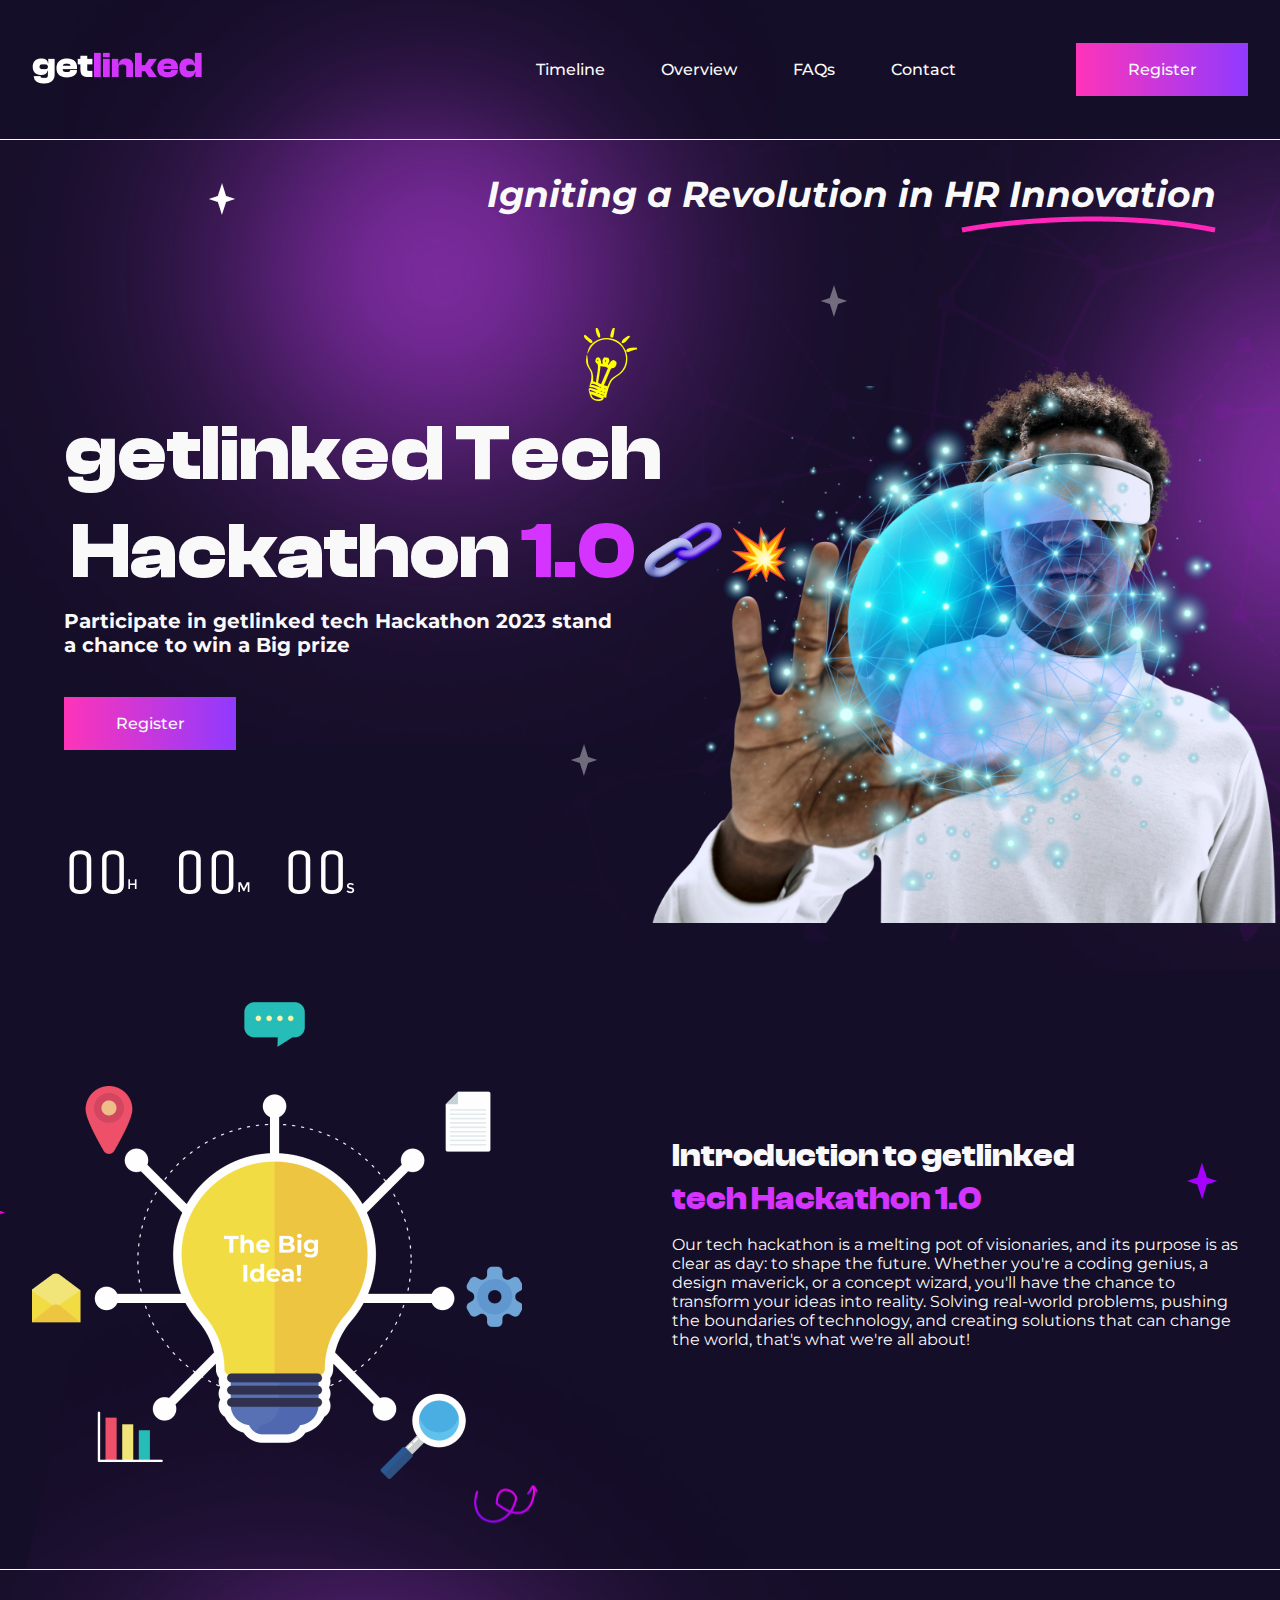
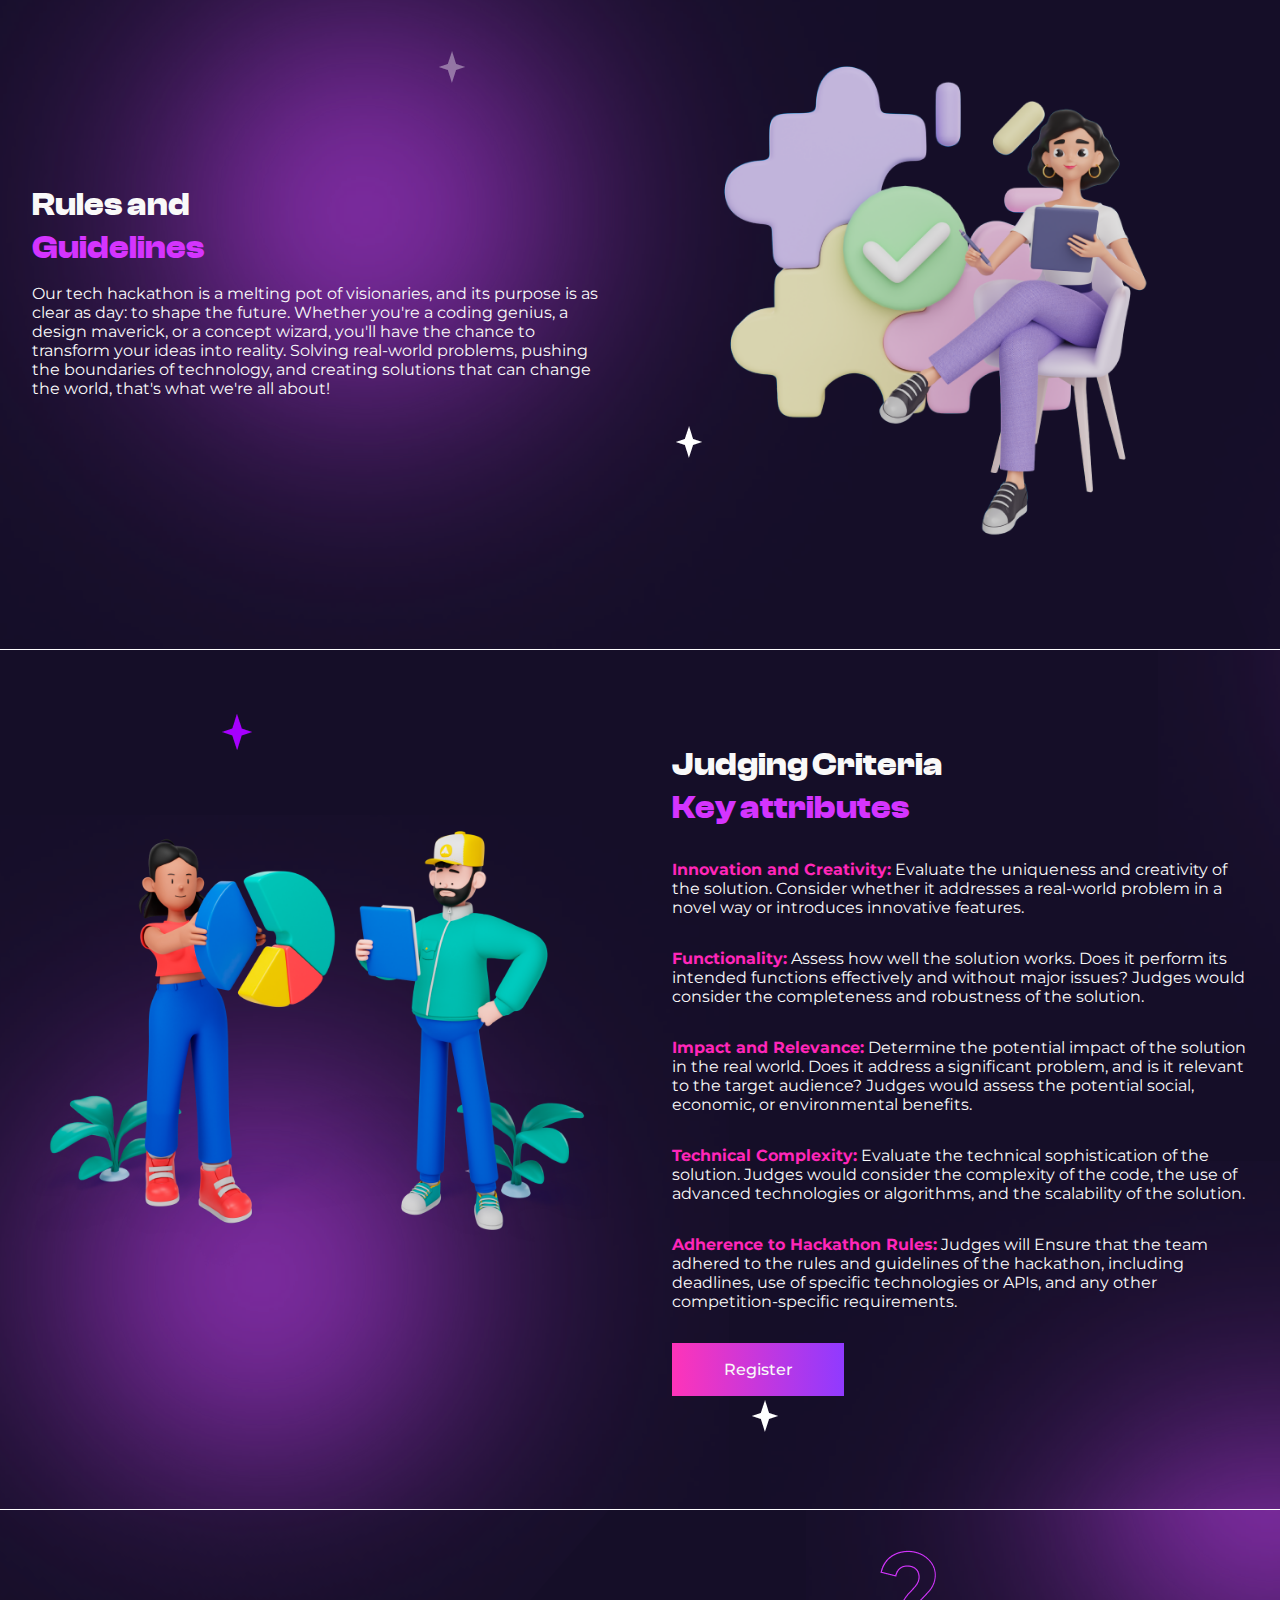
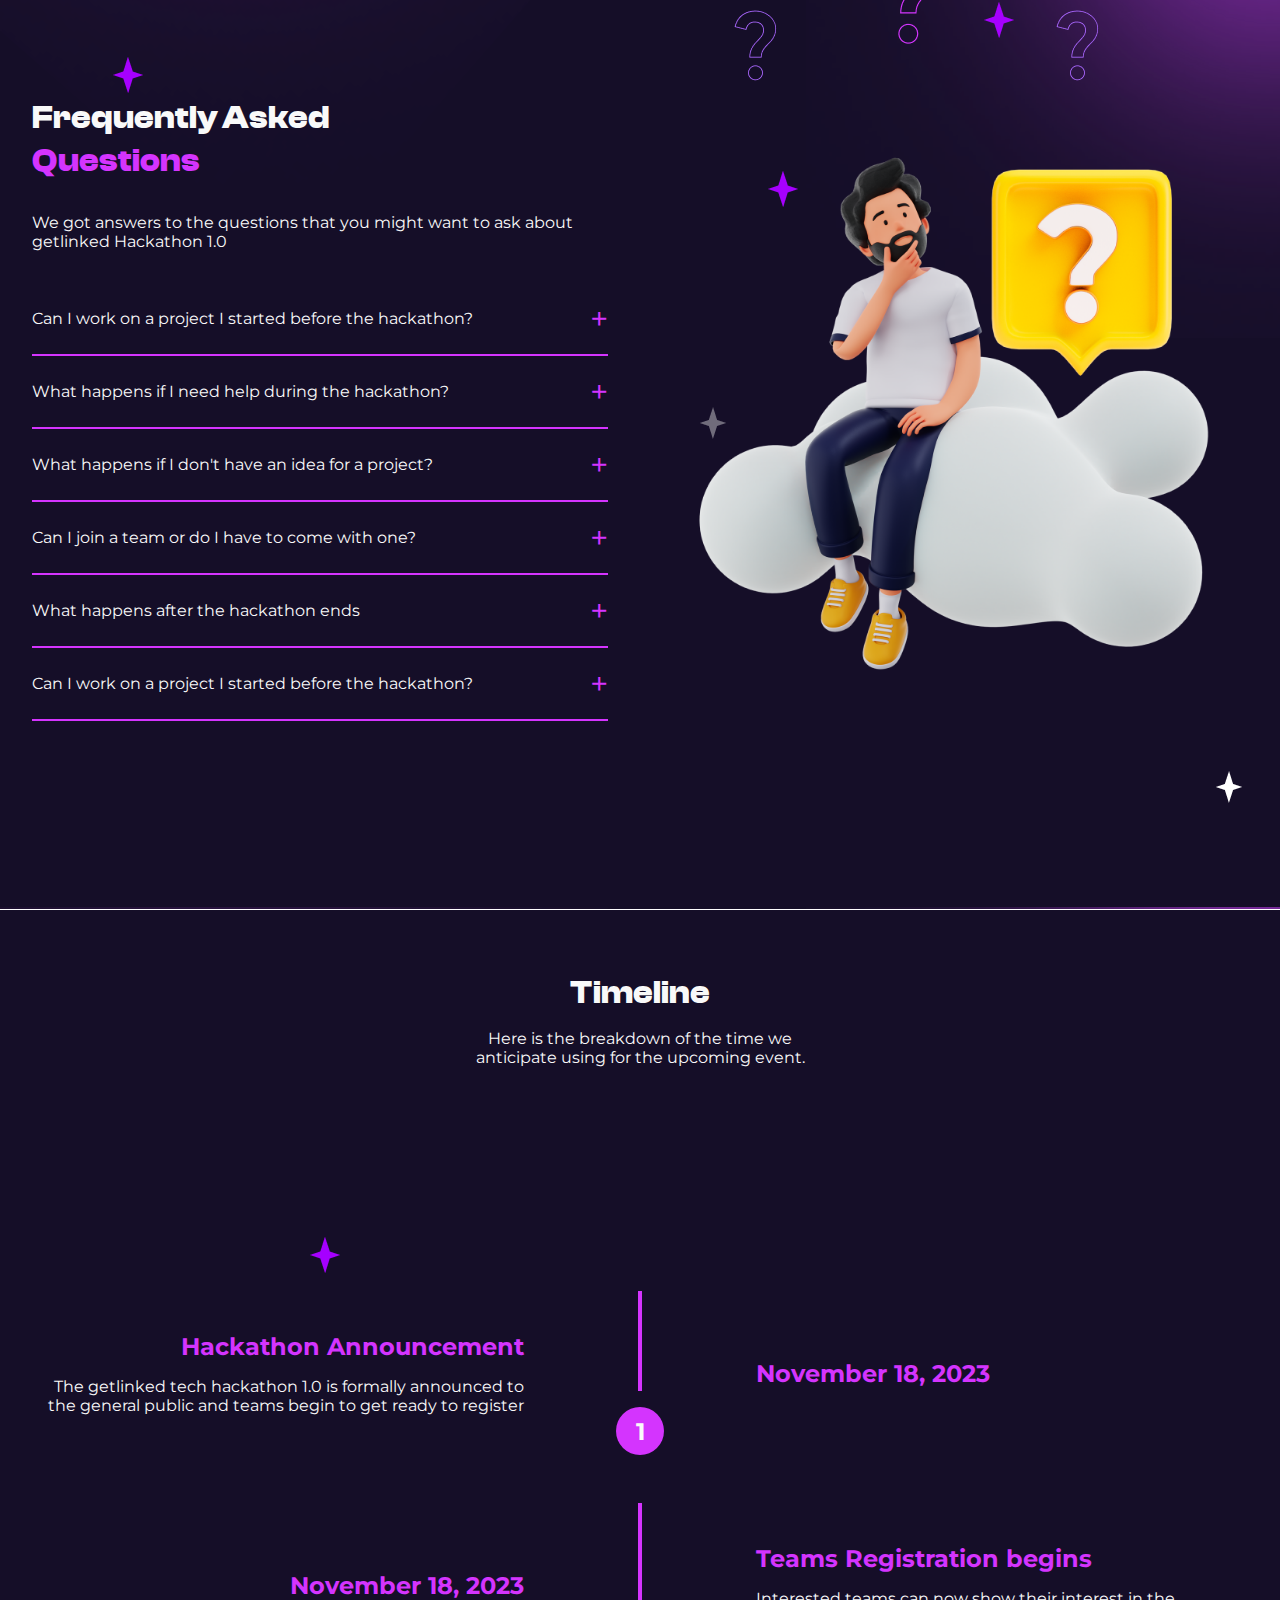
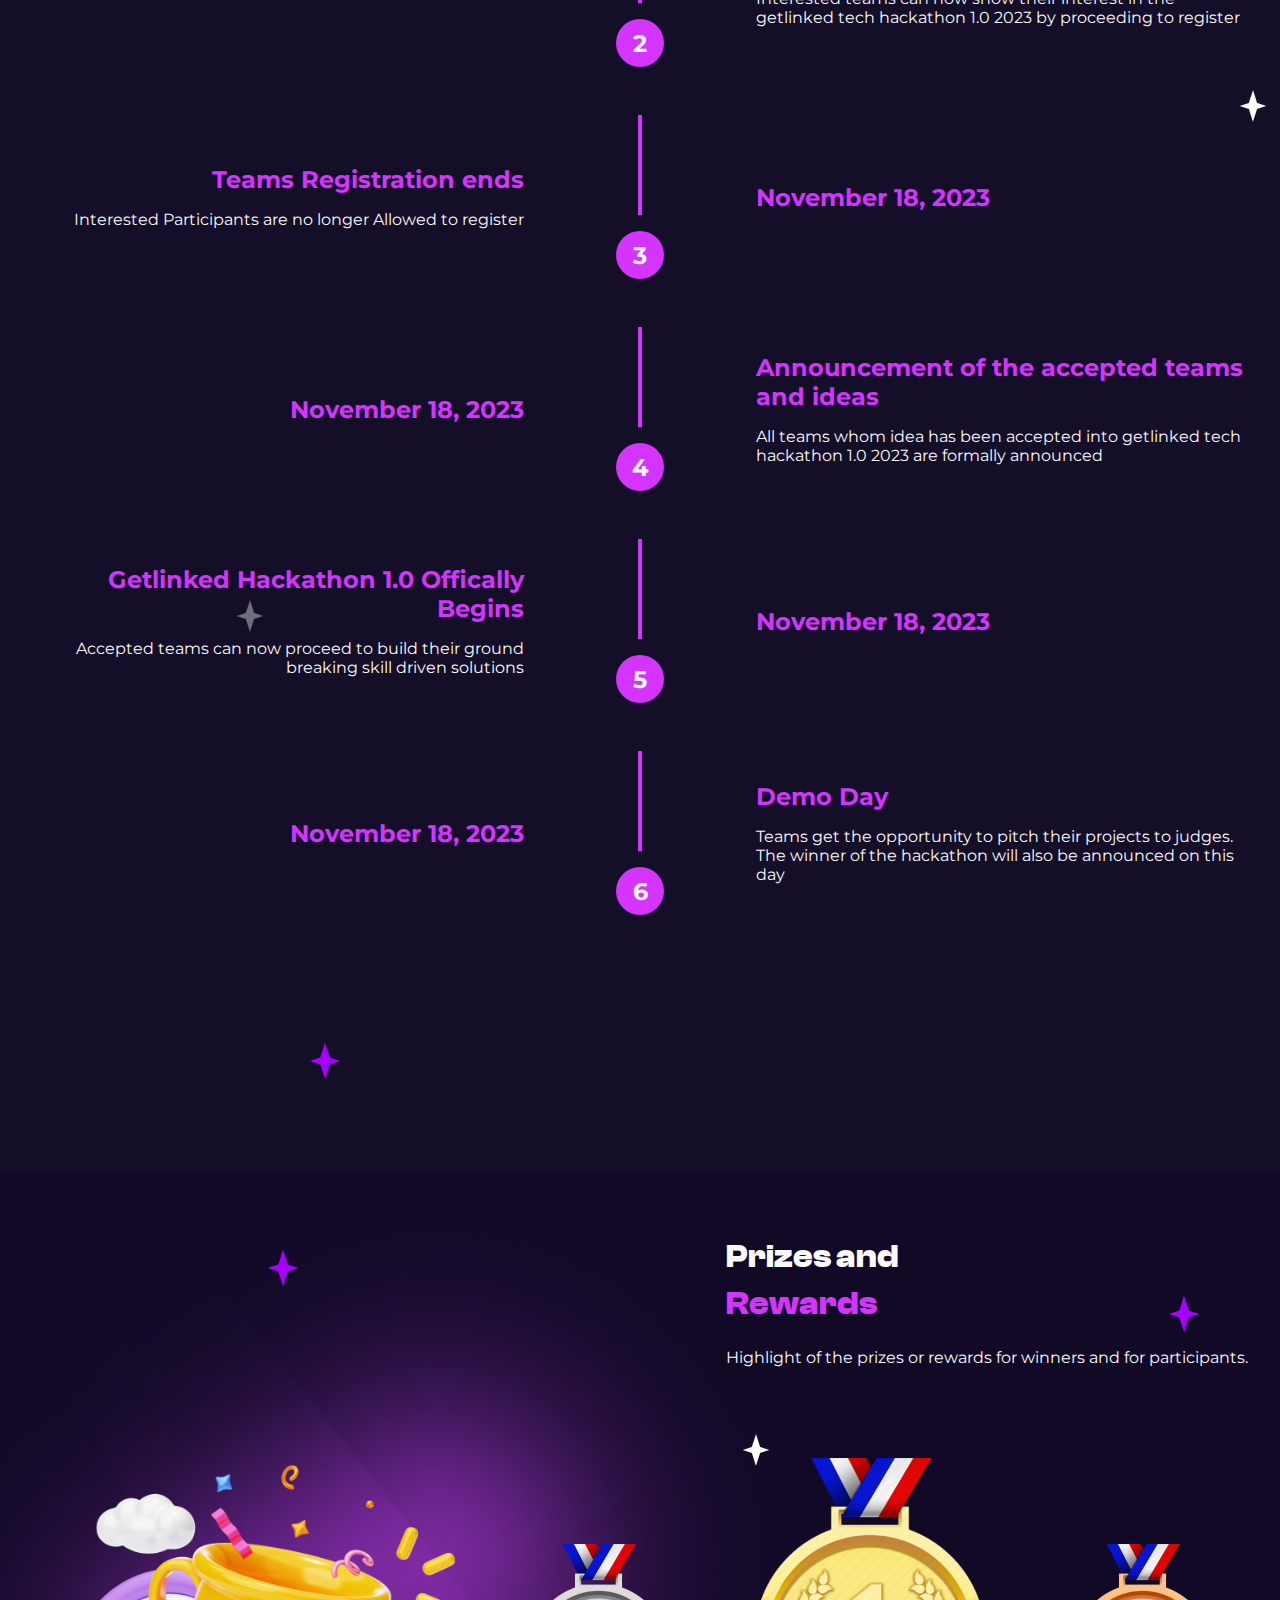
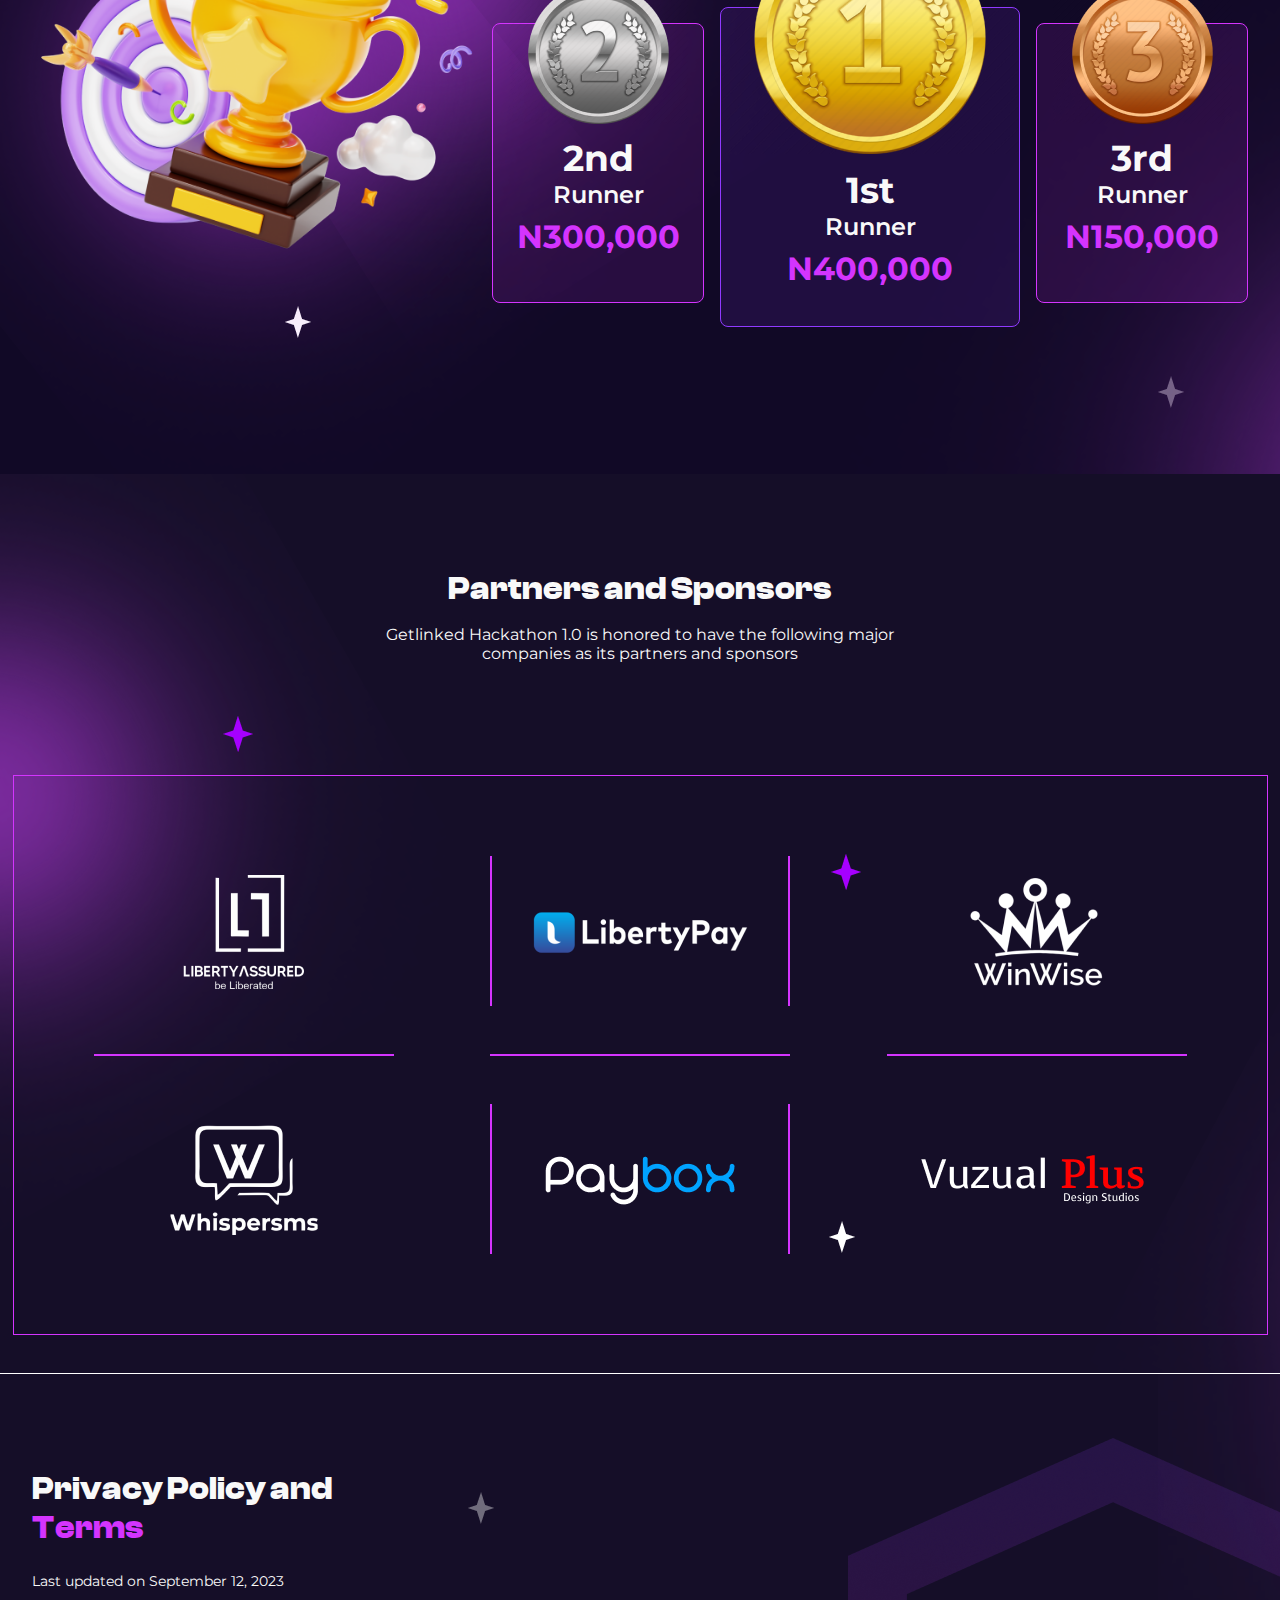
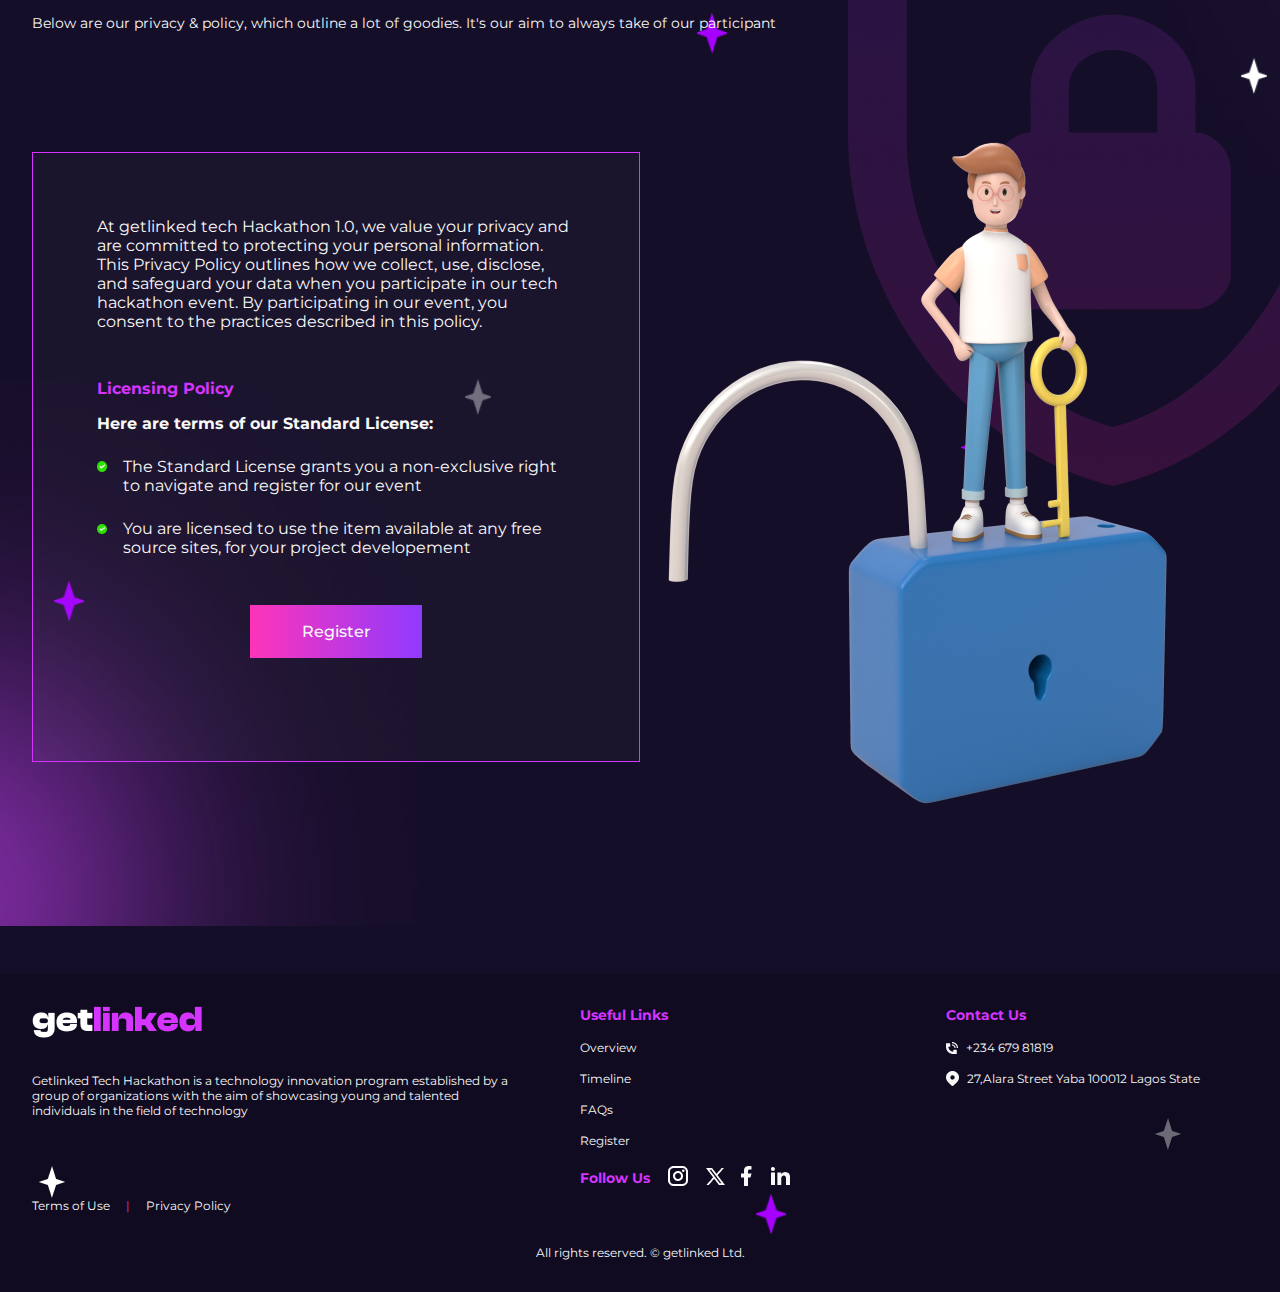
<file: index.html>
<!DOCTYPE html>
<html lang="en">

<head>

    <meta charset="UTF-8">
    <meta name="viewport" content="width=device-width, initial-scale=1.0">
    <title>getLinked</title>
    <meta name="description" content="Getlinked Tech Hackathon is a technology innovation program established by a group of organizations with the aim of showcasing young and talented individuals in the field of technology">
    <meta name="author" content="Alexander Ejezie">

    <style>
        .material-symbols-outlined {
          font-variation-settings:
          'FILL' 0,
          'wght' 400,
          'GRAD' 0,
          'opsz' 24
        }
    </style>

    <!--Google Symbols-->
    <link rel="preconnect" href="https://fonts.gstatic.com">
    <link rel="stylesheet" href="https://fonts.googleapis.com/css2?family=Material+Symbols+Outlined:opsz,wght,FILL,GRAD@20..48,100..700,0..1,-50..200" />

    <!--Google Fonts-->
    <link rel="preconnect" href="https://fonts.googleapis.com">
    <link rel="preconnect" href="https://fonts.gstatic.com" crossorigin>
    <link href="https://fonts.googleapis.com/css2?family=Cinzel:wght@400;500;600;700;800;900&family=Montserrat:ital,wght@0,100;0,200;0,300;0,400;0,500;0,600;0,700;0,800;0,900;1,100;1,200;1,300;1,400;1,500;1,600;1,700;1,800;1,900&display=swap" rel="stylesheet">
    
    <!--CSS Stylesheets-->
    <link rel="reset stylesheet" href="./CSS-Files/reset.css">
    <link rel="main stylesheet" href="./CSS-Files/styles.css">
    <link rel="responsive stylesheet" href="./CSS-Files/responsive.css">

</head>

<body>

        <header>
            <!--Navigation Bar-->
            <div id="navigation">
                <div class="nav-bar container">
                    <div class="logo">
                        <a href="./index.html"></a><img src="./assets/Navigation/logo.png" alt="getLinked Logo">    
                    </div>
                    
                    <div class="nav-div">
                        <nav class="primary-nav">
                            <ul class="primary-nav-links">
                                <li><a href="" rel="">Timeline</a></li>
                                <li><a href="" rel="">Overview</a></li>
                                <li><a href="" rel="">FAQs</a></li>
                                <li><a href="./contact-page.html" rel="">Contact</a></li>
                            </ul>
                        </nav>

                        <a href="./register.html" rel="Register Page"><button class="btn-main">Register</button></a>                       
                    </div>

                    <div class="ham-menu">
                        <img src="./assets/Navigation/Ham Menu.svg">
                    </div>
                    <!-- Mobile navigation menu -->
                    <div class="mobile-navigation-menu">
                        <div class="close-menu">
                            <img src="./assets/Navigation/menu-close.svg">
                        </div>
                        <!-- Navigation links -->
                        <div class="links-mobile-group">
                            <nav class="mobile-nav">
                                <ul class="primary-nav-links mobile">
                                    <li><a href="" rel="">Timeline</a></li>
                                    <li><a href="" rel="">Overview</a></li>
                                    <li><a href="" rel="">FAQs</a></li>
                                    <li><a href="" rel="">Contact</a></li>
                                </ul>
                            </nav>
                            <a href="" rel=""><button class="btn-main">Register</button></a> 
                        </div>  
                    </div>

                </div>
            </div>
        </header>

        <main>

            <!--Hero Section-->

            <section id="hero">
                <div class="hero-section">

                    <div class="hero-top">
                        <h3>Igniting a Revolution in HR Innovation</h3>
                        <div><img src="./assets/Hero Section/stroke.png"></div>
                    </div>
                    
                    <div class="hero-left">
                        <div class="hero-left-one">
                            <div><img src="./assets/Hero Section/Creative 1.png"></div>
                            <h1>getlinked Tech</h1>
                        </div>

                        <div class="hero-left-two">
                            <h1>Hackathon <span style="color: #D434FE;">1.0</span></h1>
                            <div><img src="./assets/Hero Section/chain.png"></div>
                            <div><img src="./assets/Hero Section/spark.png"></div>
                        </div>

                        <div><p>Participate in getlinked tech Hackathon 2023 stand a chance to win a Big prize</p></div>

                        <div><a href="" rel=""><button class="btn-main">Register</button></a></div>

                        <div><img src="./assets/Hero Section/Countdown time.png"></div>
                    </div>

                    <div class="hero-right">
                        <img src="./assets/Hero Section/Group 252.png">
                    </div>

                </div>
            </section>

            <!--Introduction to getlinked-->

            <section id="second-sec">
                <div class="main-container second-section">
                    <div class="second-sec-img">
                        <img src="./assets/Second Section/The big idea.png">
                    </div>

                    <div class="second-sec-text">
                        <div class="second-sec-header">
                            <h2>Introduction to getlinked</h2>
                            <h2>tech Hackathon 1.0</h2>
                        </div>
                        
                        <p>
                            Our tech hackathon is a melting pot of visionaries, and its purpose is as
                            clear as day: to shape the future. Whether you're a coding genius, a 
                            design maverick, or a concept wizard, you'll have the chance to transform 
                            your ideas into reality. Solving real-world problems, pushing the boundaries
                            of technology, and creating solutions that can change the world,
                            that's what we're all about!
                        </p>
                    </div>
                </div>
            </section>
            
            <!--Rules and Guidelines-->

            <section id="third-sec">
                <div class="main-container third-section">
                    <div class="second-sec-text">
                        <div class="second-sec-header">
                            <h2>Rules and</h2>
                            <h2>Guidelines</h2>
                        </div>
                        
                        <p>
                            Our tech hackathon is a melting pot of visionaries, and its purpose is as
                            clear as day: to shape the future. Whether you're a coding genius, a 
                            design maverick, or a concept wizard, you'll have the chance to transform 
                            your ideas into reality. Solving real-world problems, pushing the boundaries
                            of technology, and creating solutions that can change the world,
                            that's what we're all about!
                        </p>
                    </div>

                    <div class="second-sec-img">
                        <img src="./assets/Third Section/7450159 1.png">
                    </div>

                </div>
            </section>

            <!--Judging Criteria Key attributes-->

            <section id="fourth-sec">
                <div class="main-container fourth-section">
                    <div class="fourth-sec-img">
                        <img src="./assets/Fourth Section/8046554 1.png">
                    </div>

                    <div class="fourth-sec-text">
                        <div class="second-sec-header">
                            <h2>Judging Criteria</h2>
                            <h2>Key attributes</h2>
                        </div>
                        
                        <p>
                            <span style="font-weight: 700; color: #FF26B9;">Innovation and Creativity:</span> Evaluate the uniqueness and creativity of the
                            solution. Consider whether it addresses a real-world problem in a novel way or introduces innovative features.
                        </p>

                        <p>
                            <span style="font-weight: 700; color: #FF26B9;">Functionality:</span> Assess how well the solution works. Does it perform its 
                            intended functions effectively and without major issues? Judges would consider the completeness and robustness of the solution.
                        </p>

                        <p>
                            <span style="font-weight: 700; color: #FF26B9;">Impact and Relevance:</span> Determine the potential impact of the solution 
                            in the real world. Does it address a significant problem, and is it relevant to the target audience? Judges would assess the potential social, economic, or environmental benefits.
                        </p>

                        <p>
                            <span style="font-weight: 700; color: #FF26B9;">Technical Complexity:</span> Evaluate the technical sophistication of the solution. 
                            Judges would consider the complexity of the code, the use of advanced technologies or algorithms, and the scalability of the solution.
                        </p>

                        <p>
                            <span style="font-weight: 700; color: #FF26B9;">Adherence to Hackathon Rules:</span> Judges will Ensure that the team adhered 
                            to the rules and guidelines of the hackathon, including deadlines, use of specific technologies or APIs, and any other competition-specific requirements.
                        </p>

                        <div><a href="" rel=""><button class="btn-main">Register</button></a></div>
                    </div>
                </div>
            </section>

            <!--Frequently Asked Questions-->

            <section id="fifth-sec">
                <div class="main-container fifth-section">
                    <div class="fifth-sec-text">
                        <div class="second-sec-header">
                            <h2>Frequently Asked</h2>
                            <h2>Questions</h2>
                        </div>

                        <p>
                            We got answers to the questions that you might
                            want to ask about getlinked Hackathon 1.0
                        </p>

                        <div class="faq-block">
                            <div class="faq-divs">
                                <p>Can I work on a project I started before the hackathon?</p>
                                <p>+</p>
                            </div>

                            <div class="faq-divs">
                                <p>What happens if I need help during the hackathon?</p>
                                <p>+</p>
                            </div>

                            <div class="faq-divs">
                                <p>What happens if I don't have an idea for a project?</p>
                                <p>+</p>
                            </div>

                            <div class="faq-divs">
                                <p>Can I join a team or do I have to come with one?</p>
                                <p>+</p>
                            </div>

                            <div class="faq-divs">
                                <p>What happens after the hackathon ends</p>
                                <p>+</p>
                            </div>

                            <div class="faq-divs">
                                <p>Can I work on a project I started before the hackathon?</p>
                                <p>+</p>
                            </div>
                        </div>
                    </div>

                    <div class="fourth-sec-img">
                        <img src="./assets/Fifth Section/cwok_casual_21 1.png">
                    </div>
                </div>
            </section>

            <!--Timeline-->

            <section id="sixth-sec">
                <div class="main-container">
                    <div class="sixth-sec-header">
                        <h3>Timeline</h3>
                        <p>Here is the breakdown of the time we anticipate using for the upcoming event.</p>
                    </div>

                    <div class="sixth-sec-body">

                        <div class="timeline-div">
                            <div class="timeline-div-text">
                                <h4>Hackathon Announcement</h4>
                                <p>The getlinked tech hackathon 1.0 is formally announced to the general public and teams begin to get ready to register</p>
                            </div>

                            <div class="timeline-div-shapes">
                                <div class="vertical-line"></div>
                                <div class="ellipse">
                                    <h4>1</h4>
                                </div>
                            </div>

                            <div class="timeline-div-date">
                                <h4>November 18, 2023</h4>
                            </div>
                        </div>

                        <div class="timeline-div">

                            <div class="timeline-div-date-rev">
                                <h4>November 18, 2023</h4>
                            </div>

                            <div class="timeline-div-shapes">
                                <div class="vertical-line"></div>
                                <div class="ellipse">
                                    <h4>2</h4>
                                </div>
                            </div>

                            <div class="timeline-div-text" style="text-align: left;">
                                <h4>Teams Registration begins</h4>
                                <p>Interested teams can now show their interest in the getlinked tech hackathon 1.0 2023 by proceeding to register</p>
                            </div>

                        </div>

                        <div class="timeline-div">
                            <div class="timeline-div-text">
                                <h4>Teams Registration ends</h4>
                                <p>Interested Participants are no longer Allowed to register</p>
                            </div>

                            <div class="timeline-div-shapes">
                                <div class="vertical-line"></div>
                                <div class="ellipse">
                                    <h4>3</h4>
                                </div>
                            </div>

                            <div class="timeline-div-date">
                                <h4>November 18, 2023</h4>
                            </div>
                        </div>

                        <div class="timeline-div">

                            <div class="timeline-div-date-rev">
                                <h4>November 18, 2023</h4>
                            </div>

                            <div class="timeline-div-shapes">
                                <div class="vertical-line"></div>
                                <div class="ellipse">
                                    <h4>4</h4>
                                </div>
                            </div>

                            <div class="timeline-div-text" style="text-align: left;">
                                <h4>Announcement of the accepted teams and ideas</h4>
                                <p>All teams whom idea has been accepted into getlinked tech hackathon 1.0 2023 are formally announced</p>
                            </div>

                        </div>

                        <div class="timeline-div">
                            <div class="timeline-div-text">
                                <h4>Getlinked Hackathon 1.0 Offically Begins</h4>
                                <p>Accepted teams can now proceed to build their ground breaking skill driven solutions</p>
                            </div>

                            <div class="timeline-div-shapes">
                                <div class="vertical-line"></div>
                                <div class="ellipse">
                                    <h4>5</h4>
                                </div>
                            </div>

                            <div class="timeline-div-date">
                                <h4>November 18, 2023</h4>
                            </div>
                        </div>

                        <div class="timeline-div">

                            <div class="timeline-div-date-rev">
                                <h4>November 18, 2023</h4>
                            </div>

                            <div class="timeline-div-shapes">
                                <div class="vertical-line"></div>
                                <div class="ellipse">
                                    <h4>6</h4>
                                </div>
                            </div>

                            <div class="timeline-div-text" style="text-align: left;">
                                <h4>Demo Day</h4>
                                <p>Teams get the opportunity to pitch their projects to judges. The winner of the hackathon will also be announced on this day</p>
                            </div>

                        </div>

                    </div>
                </div>
            </section>

            <!--Prizes and Rewards-->

            <section id="seventh-sec">
                <div class="main-container seventh-section">

                    <div class="seventh-sec-header">
                        <h4>Prizes and
                        <h4 style="color: #D434FE;">Rewards</h4>
                        <p>Highlight of the prizes or rewards for winners and for participants.</p>
                    </div>

                    <div class="seventh-sec-div">
                        <div>
                            <img src="./assets/Seventh Section/9486889 1.png">
                        </div>

                        <div class="awards">
                            <div class="awards-div-sm">
                                <img src="./assets/Seventh Section/silver_medal 1.png">
                                <h3>2nd</h3>
                                <h4>Runner</h4>
                                <h3>N300,000</h3>
                            </div>

                            <div class="awards-div-lg">
                                <img src="./assets/Seventh Section/gold_medal 1.png">
                                <h3>1st</h3>
                                <h4>Runner</h4>
                                <h3>N400,000</h3>
                            </div>

                            <div class="awards-div-sm">
                                <img src="./assets/Seventh Section/bronze_medal 1.png">
                                <h3>3rd</h3>
                                <h4>Runner</h4>
                                <h3>N150,000</h3>
                            </div>

                        </div>
                    </div>
                </div>
            </section>

            <!--Partners and Sponsors-->

            <section id="eight-sec">
                <div class="main-container eight-section">

                    <div class="sec8-header">
                        <h3>Partners and Sponsors</h3>
                        <p>Getlinked Hackathon 1.0 is honored to have the following major companies as its partners and sponsors</p>
                    </div>

                    <div class="partners">
                        <div class="partners-upper">
                            <div class="lib-assure"><img src="./assets/eight-sec/Liberty company logo white colour.png"></div>
                            <div class="lib-pay"><img src="./assets/eight-sec/Liberty company logo white.png"></div>
                            <div class="win-wise"><img src="./assets/eight-sec/Winwise logo White colour 1.png"></div>
                        </div>

                        <div class="horizontal-lines">
                            <hr/>
                            <hr/>
                            <hr/>
                        </div>

                        <div class="partners-lower">
                            <div class="whisperms"><img src="./assets/eight-sec/wisper logo white.png"></div>
                            <div class="paybox"><img src="./assets/eight-sec/Paybox.png"></div>
                            <div class="vizual-plus"><img src="./assets/eight-sec/Vizual Plus.png"></div>
                        </div>
                    </div>


                </div>
            </section>

            <!--Privacy Policy and Terms-->

            <section id="ninth-sec">
                <div class="main-container ninth-section">

                    <div class="ninth-sec-header">
                        <h3>Privacy Policy and </h3>
                        <h3 style="color: #D434FE;">Terms</h3>
                        <p>Last updated on September 12, 2023</p>
                        <p>Below are our privacy & policy, which outline a lot of goodies. It's our aim to always take of our participant</p>
                    </div>

                    <div class="ninth-sec-div">
                        <div class="ninth-sec-text">
                            <p>
                                At getlinked tech Hackathon 1.0, we value your privacy
                                and are committed to protecting your personal information.
                                This Privacy Policy outlines how we collect, use, disclose, 
                                and safeguard your data when you participate in our tech 
                                hackathon event. By participating in our event, you consent 
                                to the practices described in this policy.
                            </p>
                            <div class="licensing">
                                <h5 style="color: #D434FE;">Licensing Policy</h5>
                                <p>Here are terms of our Standard License:</p>
                            </div>
                            <div class="bullet-pts">
                                <div><img src="./assets/ninth section/list terms.png"></div>
                                <p>The Standard License grants you a non-exclusive right to navigate and register for our event</p>
                            </div>
                            <div class="bullet-pts">
                                <div><img src="./assets/ninth section/list terms.png"></div>
                                <p>You are licensed to use the item available at any free source sites, for your project developement</p>
                            </div>
                            <div><a href="" rel=""><button class="btn-main">Register</button></a></div>
                        </div>

                        <div class="ninth-sec-img">
                            <img src="./assets/ninth section/08 1.png">
                        </div>
                    </div>
                </div>
            </section>

        </main>

        <footer>
            <section id="footer">
                <div class="main-container main-footer">
                    <div class="footer-upper">
                        <div class="footer-left">
                            <div><img src="./assets/Navigation/logo.png"></div>
                            <p>
                                Getlinked Tech Hackathon is a technology innovation program 
                                established by a group of organizations with the aim of showcasing 
                                young and talented individuals in the field of technology
                            </p>
                            <div class="terms-of-use">
                                <p>Terms of Use</p>
                                <p style="color: #D434FE;">|</p>
                                <p>Privacy Policy</p>
                            </div>
                        </div>

                        <div class="useful-links">
                            <p>Useful Links</p>
                            <p>Overview</p>
                            <p>Timeline</p>
                            <p>FAQs</p>
                            <p>Register</p>
                            <div class="social-links">
                                <p>Follow Us</p>
                                <di><img src="./assets/mdi_instagram.png"></di>
                                <di><img src="./assets/Vector.png"></di>
                                <di><img src="./assets/Vector-1.png"></di>
                                <di><img src="./assets/ri_linkedin-fill.png"></di>
                            </div>
                        </div>

                        <div class="contact-us">
                            <p style="color: #D434FE; font-size: 14px; font-weight: 700;">Contact Us</p>
                            <div>
                                <div><img src="./assets/phone.png"></div>
                                <p>+234 679 81819</p>
                            </div>
                            <div>
                                <div><img src="./assets/locate.png"></div>
                                <p>27,Alara Street Yaba 100012 Lagos State</p>
                            </div>
                        </div>
                    </div>
                    <div class="copyright-info">
                        <p>All rights reserved. © getlinked Ltd.</p>
                    </div>
                </div>
            </section>
        </footer>

        <script src="./JS Files/script.js"></script>
</body>

</html>
</file>
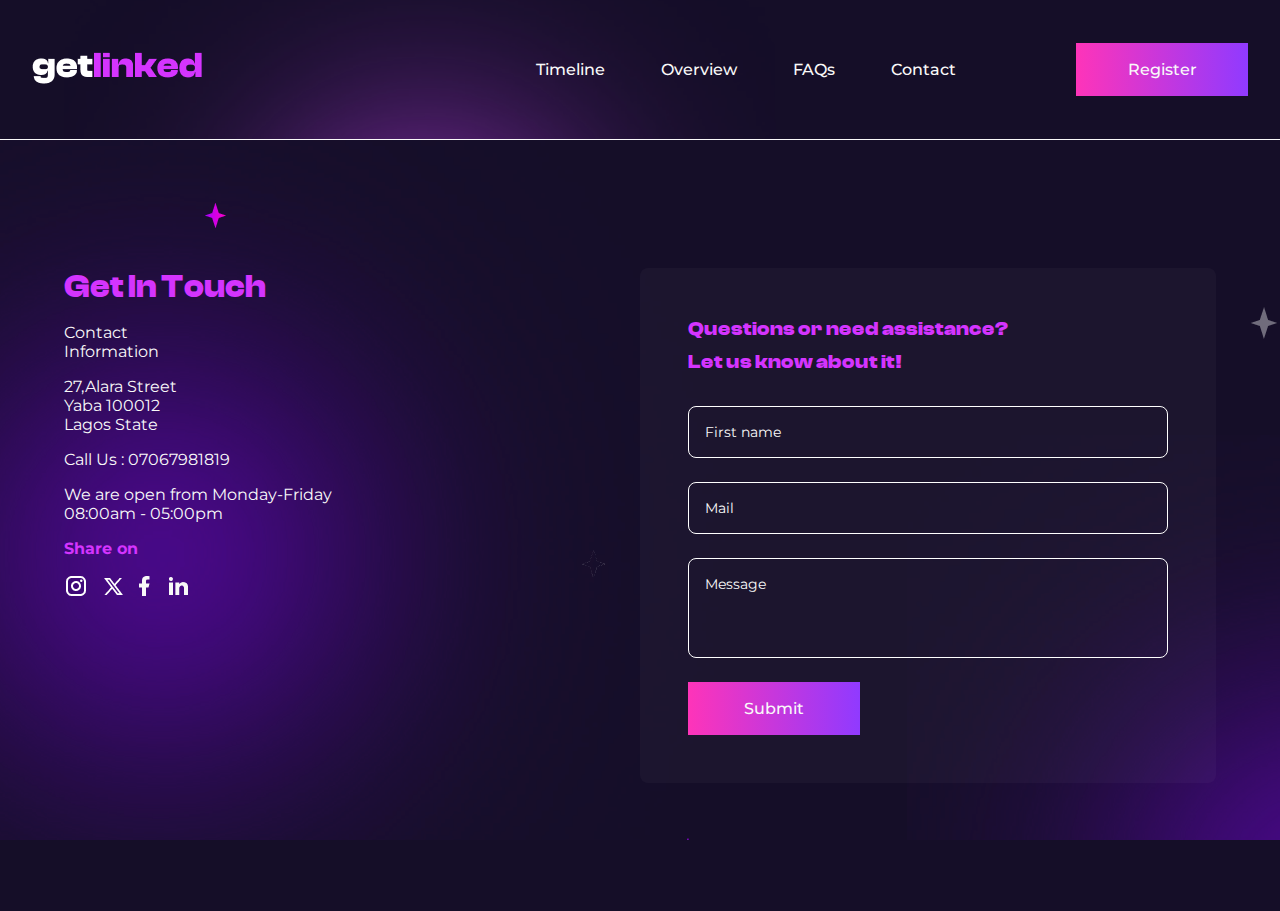
<file: contact-page.html>
<!DOCTYPE html>
<html lang="en">

<head>

    <meta charset="UTF-8">
    <meta name="viewport" content="width=device-width, initial-scale=1.0">
    <title>getLinked</title>
    <meta name="description" content="Getlinked Tech Hackathon is a technology innovation program established by a group of organizations with the aim of showcasing young and talented individuals in the field of technology">
    <meta name="author" content="Alexander Ejezie">

    <style>
        .material-symbols-outlined {
          font-variation-settings:
          'FILL' 0,
          'wght' 400,
          'GRAD' 0,
          'opsz' 24
        }
    </style>

    <!--Google Symbols-->
    <link rel="preconnect" href="https://fonts.gstatic.com">
    <link rel="stylesheet" href="https://fonts.googleapis.com/css2?family=Material+Symbols+Outlined:opsz,wght,FILL,GRAD@20..48,100..700,0..1,-50..200" />

    <!--Google Fonts-->
    <link rel="preconnect" href="https://fonts.googleapis.com">
    <link rel="preconnect" href="https://fonts.gstatic.com" crossorigin>
    <link href="https://fonts.googleapis.com/css2?family=Cinzel:wght@400;500;600;700;800;900&family=Montserrat:ital,wght@0,100;0,200;0,300;0,400;0,500;0,600;0,700;0,800;0,900;1,100;1,200;1,300;1,400;1,500;1,600;1,700;1,800;1,900&display=swap" rel="stylesheet">
    
    <!--CSS Stylesheets-->
    <link rel="reset stylesheet" href="./CSS-Files/reset.css">
    <link rel="main stylesheet" href="./CSS-Files/styles.css">
    <link rel="responsive stylesheet" href="./CSS-Files/responsive.css">

</head>

<body>

    <header class="contact-page-header">
        <!--Navigation Bar-->
        <div id="navigation">
            <div class="nav-bar container">
                <div class="logo">
                    <a href="./index.html"></a><img src="./assets/Navigation/logo.png" alt="getLinked Logo">   
                </div>
                
                <div class="nav-div">
                    <nav class="primary-nav">
                        <ul class="primary-nav-links">
                            <li><a href="" rel="">Timeline</a></li>
                            <li><a href="" rel="">Overview</a></li>
                            <li><a href="" rel="">FAQs</a></li>
                            <li><a href="./contact-page.html" rel="">Contact</a></li>
                        </ul>
                    </nav>

                    <a href="./register.html" rel="Register Page"><button class="btn-main">Register</button></a>                        
                </div>

                <div class="ham-menu">
                    <img src="./assets/Navigation/Ham Menu.svg">
                </div>
                <!-- Mobile navigation menu -->
                <div class="mobile-navigation-menu">
                    <div class="close-menu">
                        <img src="./assets/Navigation/menu-close.svg">
                    </div>
                    <!-- Navigation links -->
                    <div class="links-mobile-group">
                        <nav class="mobile-nav">
                            <ul class="primary-nav-links mobile">
                                <li><a href="" rel="">Timeline</a></li>
                                <li><a href="" rel="">Overview</a></li>
                                <li><a href="" rel="">FAQs</a></li>
                                <li><a href="" rel="">Contact</a></li>
                            </ul>
                        </nav>
                        <a href="" rel=""><button class="btn-main">Register</button></a> 
                    </div>  
                </div>

            </div>
        </div>
    </header>

    <section id="contact-page">
        <div class="main-container contact-page-block">
            <div class="contact-page-text">
                <h3>Get In Touch</h3>
                <p>Contact<br/>Information</p>
                <p>27,Alara Street <br/>Yaba 100012 <br/>Lagos State</p>
                <p>Call Us : 07067981819</p>
                <p>We are open from Monday-Friday <br/>08:00am - 05:00pm</p>
                <div class="contact-page-links">
                    <p>Share on</p>
                    <div class="contact-page-links-div">
                        <div><img src="./assets/mdi_instagram.png"></div>
                        <div><img src="./assets/Vector.png"></div>
                        <div><img src="./assets/Vector-1.png"></div>
                        <div><img src="./assets/ri_linkedin-fill.png"></div>
                    </div>
                </div>
            </div>

            <div class="contact-form">
                <div class="contact-form-header">
                    <h5>Questions or need assistance?</h5>
                    <h5>Let us know  about it!</h5>
                </div>

                <form class="forms">      
                    <input type="text" id="first-name" name="first-name" placeholder="First name" class="input-style" required>
                    
                    <input type="email" id="email-address" name="email-address" placeholder="Mail" class="input-style" required>

                    <textarea class="textarea" placeholder="Message"></textarea>

                    <a href="" rel=""><button class="btn-main">Submit</button></a> 
                </form>
                
            </div>
        </div>
    </section>
</body>

</html>
</file>
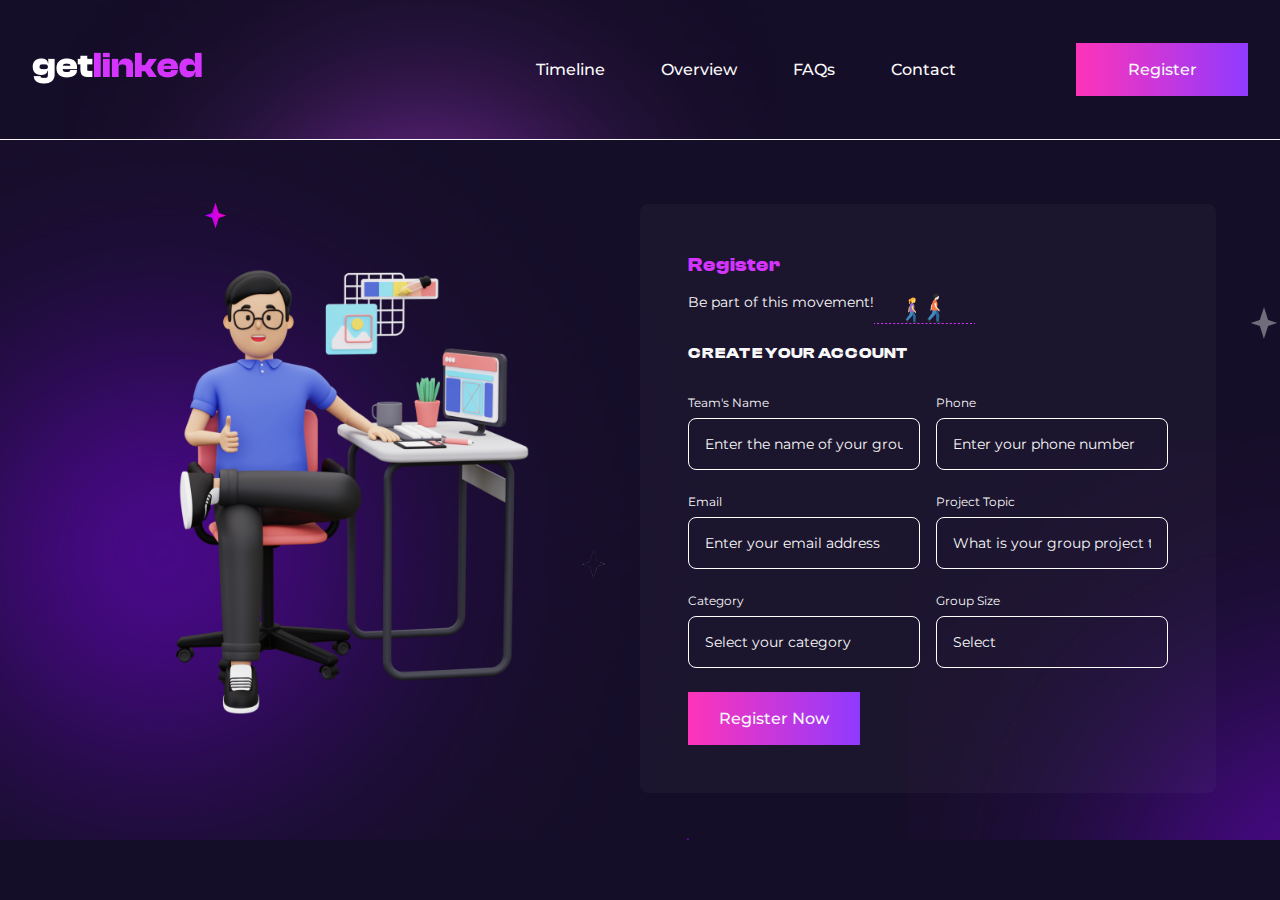
<file: register.html>
<!DOCTYPE html>
<html lang="en">

<head>

    <meta charset="UTF-8">
    <meta name="viewport" content="width=device-width, initial-scale=1.0">
    <title>getLinked</title>
    <meta name="description" content="Getlinked Tech Hackathon is a technology innovation program established by a group of organizations with the aim of showcasing young and talented individuals in the field of technology">
    <meta name="author" content="Alexander Ejezie">

    <style>
        .material-symbols-outlined {
          font-variation-settings:
          'FILL' 0,
          'wght' 400,
          'GRAD' 0,
          'opsz' 24
        }
    </style>

    <!--Google Symbols-->
    <link rel="preconnect" href="https://fonts.gstatic.com">
    <link rel="stylesheet" href="https://fonts.googleapis.com/css2?family=Material+Symbols+Outlined:opsz,wght,FILL,GRAD@20..48,100..700,0..1,-50..200" />

    <!--Google Fonts-->
    <link rel="preconnect" href="https://fonts.googleapis.com">
    <link rel="preconnect" href="https://fonts.gstatic.com" crossorigin>
    <link href="https://fonts.googleapis.com/css2?family=Cinzel:wght@400;500;600;700;800;900&family=Montserrat:ital,wght@0,100;0,200;0,300;0,400;0,500;0,600;0,700;0,800;0,900;1,100;1,200;1,300;1,400;1,500;1,600;1,700;1,800;1,900&display=swap" rel="stylesheet">
    
    <!--CSS Stylesheets-->
    <link rel="reset stylesheet" href="./CSS-Files/reset.css">
    <link rel="main stylesheet" href="./CSS-Files/styles.css">
    <link rel="responsive stylesheet" href="./CSS-Files/responsive.css">

</head>

<body>

    <header class="contact-page-header">
        <!--Navigation Bar-->
        <div id="navigation">
            <div class="nav-bar container">
                <div class="logo">
                    <a href="./index.html"></a><img src="./assets/Navigation/logo.png" alt="getLinked Logo">   
                </div>
                
                <div class="nav-div">
                    <nav class="primary-nav">
                        <ul class="primary-nav-links">
                            <li><a href="" rel="">Timeline</a></li>
                            <li><a href="" rel="">Overview</a></li>
                            <li><a href="" rel="">FAQs</a></li>
                            <li><a href="./contact-page.html" rel="">Contact</a></li>
                        </ul>
                    </nav>

                    <a href="./register.html" rel="Register Page"><button class="btn-main">Register</button></a>                        
                </div>

                <div class="ham-menu">
                    <img src="./assets/Navigation/Ham Menu.svg">
                </div>
                <!-- Mobile navigation menu -->
                <div class="mobile-navigation-menu">
                    <div class="close-menu">
                        <img src="./assets/Navigation/menu-close.svg">
                    </div>
                    <!-- Navigation links -->
                    <div class="links-mobile-group">
                        <nav class="mobile-nav">
                            <ul class="primary-nav-links mobile">
                                <li><a href="" rel="">Timeline</a></li>
                                <li><a href="" rel="">Overview</a></li>
                                <li><a href="" rel="">FAQs</a></li>
                                <li><a href="" rel="">Contact</a></li>
                            </ul>
                        </nav>
                        <a href="" rel=""><button class="btn-main">Register</button></a> 
                    </div>  
                </div>

            </div>
        </div>
    </header>

    <section id="contact-page">
        <div class="main-container register-page-block">
            <div class="contact-page-text">
                <img src="./assets/3d-graphic-designer-showing-thumbs-up-png 1.png">
            </div>

            <div class="contact-form">
                <div class="register-form-header">
                    <h5>Register</h5>
                    <div class="register-form-header-2">
                        <p>Be part of this movement!</p>
                        <div><img src="./assets/Group 9.png"></div>
                    </div>
                    <h4>CREATE YOUR ACCOUNT</h4>
                </div>

                <form class="forms">      
                    <div class="input-group">
                        <div class="input firstname">
                            <label for="first-name">Team's Name</label>
                            <input type="text" id="first-name" name="first-name" placeholder="Enter the name of your group" class="input-style" required>
                        </div>
                        <div class="input lastname">
                            <label for="last-name">Phone</label>
                            <input type="text" id="last-name" name="last-name" placeholder="Enter your phone number" class="input-style" required>
                        </div>
                    </div>
                    
                    <div class="input-group">
                        <div class="input firstname">
                            <label for="first-name">Email</label>
                            <input type="text" id="first-name" name="first-name" placeholder="Enter your email address" class="input-style" required>
                        </div>
                        <div class="input lastname">
                            <label for="last-name">Project Topic</label>
                            <input type="text" id="last-name" name="last-name" placeholder="What is your group project topic" class="input-style" required>
                        </div>
                    </div>

                    <div class="input-group">
                        <div class="input firstname">
                            <label for="first-name">Category</label>
                            <input type="text" id="first-name" name="first-name" placeholder="Select your category" class="input-style" required>
                        </div>
                        <div class="input lastname">
                            <label for="last-name">Group Size</label>
                            <input type="text" id="last-name" name="last-name" placeholder="Select" class="input-style" required>
                        </div>
                    </div>

                    <a href="" rel=""><button class="btn-main">Register Now</button></a> 
                </form>
                
            </div>
        </div>
    </section>
</body>

</html>
</file>
<file: CSS-Files/styles.css>
@font-face {
    font-family: 'ClashDisplay-Bold';
    src: url('../Fonts/ClashDisplay_Complete/Fonts/WEB/fonts/ClashDisplay-Bold.woff2') format('woff2'),
         url('../Fonts/ClashDisplay_Complete/Fonts/WEB/fonts/ClashDisplay-Bold.woff') format('woff'),
         url('../Fonts/ClashDisplay_Complete/Fonts/WEB/fonts/ClashDisplay-Bold.ttf') format('truetype');
         font-weight: 700;
         font-display: swap;
         font-style: normal;
}
  

:root {
    /* Color Styles */
    --primary-gradient: linear-gradient(90deg,#FE34B9, #903AFF);
    --dark-bg-color: #150E28;
    --light-text: #f9f9f9;
    --primary-dark: #903AFF;
    --primary-light: #FE34B9;
    --coloured-text: #D434FE;

    /* Text Styles */
    --h1-text-size: 4rem;
    --h2-text-size: 2rem;
    --h3-text-size: 1.5rem;
    --h4-text-size: 1.25rem;
    --body-lg-text-size: 1.125rem;
    --body-text-size: 1rem;
    --body-sm-text-size: 0.875rem;
    --small-text: 0.75rem;
    --fw-bold: 700;
    --fw-semi-bold: 600;
    --fw-medium: 500;
    --fw-regular: 400;
    --mont-font: 'Montserrat', sans-serif;
}

/* General Styles*/

body {
    background-color: var(--dark-bg-color);
}

.container {
    max-width: 1328px;
    margin-left: auto;
    margin-right: auto;
}

.main-container {
    max-width: 1328px;
    margin-left: auto;
    margin-right: auto;
}

.btn-main {
    width: 172px;
    height: 53px;
    color: var(--light-text);
    background-image: var(--primary-gradient);
    font-family: var(--mont-font);
    font-weight: 500;
    font-size: var(--body-text-size);
    text-align: center;
}

/* Navigation Section ______________________________________________________________________________________________________*/

#navigation {
    background-image: url(../assets/Nav\ Bar.png);
}

.nav-bar {
    display: flex;
    height: 140px;
    justify-content: space-between;
    align-items: center;
    border-bottom: 1px solid #f9f9f9;
}

.nav-div {
    display: flex;
    gap: 120px;
    align-items: center;
}

.primary-nav-links {
    display: flex;
    gap: 56px;
    color: var(--light-text);
    font-family: var(--mont-font);
    font-weight: 500;
}



/* Mobile Navigation Menu */

.ham-menu {
    display: none;
    padding: 0.5rem;
    cursor: pointer;
}

.mobile-navigation-menu {
    display: none;
}

.nav-links.mobile {
    flex-direction: column;
    font-size: 1.5rem;
}

.nav-links.mobile li:last-child {
    padding-right: 1rem;
}

.links-mobile-group {
    display: flex;
    flex-direction: column;
    gap: 3rem;
}




/* Hero Section ______________________________________________________________________________________________________________*/

#hero {
    background-image: url(../assets/hero-bg.png);
    background-repeat: no-repeat;
    background-position-x: left;
    background-position-y: top;
    
}

.hero-section {
    min-height: 830px;
    display: grid;
    grid-template-columns: repeat(6, 1fr);
    grid-template-rows: 100px 1fr;
    grid-gap: 24px;
}

.hero-top {
    grid-column: 1/7;
    grid-row: 1;
    display: flex;
    flex-direction: column;
    padding: 2rem 4rem;
}

.hero-top h3 {
    font-family: var(--mont-font);
    font-size: 2.25rem;
    color: var(--light-text);
    font-style: italic;
    font-weight: var(--fw-bold);
    align-self: flex-end;
}

.hero-top div {
    align-self: flex-end;
}

.hero-left {
    grid-column: 1/4;
    grid-row: 2;
    padding-left: 8rem;
    padding-top: 4rem;
}

.hero-left h1 {
    font-family: 'ClashDisplay-Bold';
    font-size: 5rem;
    color: var(--light-text);
    font-weight: var(--fw-bold);
}

.hero-left-one {
    display: flex;
    flex-direction: column;
    min-width: 600px;
}

.hero-left-one div {
    align-self: flex-end;
    margin-right: 1.7rem;
}

.hero-left-two {
    display: flex;
    flex-direction: row;
    gap: 4px;
    min-width: 730px;
    align-items: center;
    justify-content: center;
}

.hero-left p {
    font-family: var(--mont-font);
    font-size: 1.25rem;
    color: var(--light-text);
    font-weight: var(--fw-bold);
}

.hero-left :nth-child(3) {
    margin-top: 0.5rem;
}

.hero-left :nth-child(4) {
    margin-top: 2.5rem;
}

.hero-left :nth-child(5) {
    margin-top: 5rem;
}

.hero-right { 
    grid-column: 4/7;
    grid-row: 2;
    padding-top: 6rem;
}



/* Second Section ______________________________________________________________________________________________________________*/

#second-sec {
    background-image: url(../assets/Section-2-bg.png);
    background-repeat: no-repeat;
    background-position: top;
    height: 600px;
    border-bottom: solid 1px white;
}

.second-section {
    display: flex;
    flex-direction: row;
    justify-content: space-between;
}

.second-sec-img {
    width: 50%;
    padding: 2rem;
}

.second-sec-text {
    width: 50%;
    display: flex;
    flex-direction: column;
    gap: 1rem;
    justify-content: center;
    padding: 2rem;
}

.second-sec-header {
    font-family: 'ClashDisplay-Bold';
    font-size: 2rem;
    font-weight: var(--fw-bold);
    color: var(--light-text);
    display: flex;
    flex-direction: column;
    gap: 0.25rem;
}

.second-sec-header :nth-child(2) {
    color: #D434FE;
}

.second-sec-text p {
    font-family: var(--mont-font);
    color: var(--light-text);
    font-size: var(--body-text-size);
    font-weight: var(--fw-regular);
}




/* Third Section ______________________________________________________________________________________________________________*/

#third-sec {
    background-image: url(../assets/sec-3-bg.png);
    background-repeat: repeat;
    background-position: top;
    background-position-x: left;
    height: 680px;
    border-bottom: solid 1px white;
}

.third-section { 
    display: flex;
}


/* Fourth Section ______________________________________________________________________________________________________________*/

#fourth-sec {
    background-image: url(../assets/sec4-bg.png);
    background-repeat: repeat;
    background-position: top;
    background-position-x: left;
    height: 860px;
    border-bottom: solid 1px white;
}

.fourth-section {
    display: flex;
    padding-top: 4rem;
}

.fourth-sec-img {
    width: 50%;
    padding: 2rem;
    align-self: center;
}

.fourth-sec-text {
    width: 50%;
    display: flex;
    flex-direction: column;
    gap: 2rem;
    justify-content: center;
    padding: 2rem;
}

.fourth-sec-text p {
    font-family: var(--mont-font);
    color: var(--light-text);
    font-size: var(--body-text-size);
    font-weight: var(--fw-regular);
}


/* Fifth Section ______________________________________________________________________________________________________________*/

#fifth-sec {
    background-image: url(../assets/sec5-bg.png);
    background-repeat: repeat;
    background-position: top;
    background-position-x: left;
    height: 1000px;
    border-bottom: solid 1px white;
}

.fifth-section {
    display: flex;
    height: 100%;
}

.fifth-sec-text {
    width: 50%;
    display: flex;
    flex-direction: column;
    gap: 2rem;
    justify-content: center;
    padding: 2rem;
}

.fifth-sec-text p {
    font-family: var(--mont-font);
    color: var(--light-text);
    font-size: var(--body-text-size);
    font-weight: var(--fw-regular);
}

.faq-divs {
    display: flex;
    justify-content: space-between;
    align-items: center;
    border-bottom: 2px solid #D434FE;
    padding: 1rem 0rem;
}

.faq-divs :nth-child(2) {
    font-size: 2rem;
    color: #D434FE;
}


/* Sixth Section ______________________________________________________________________________________________________________*/

#sixth-sec {
    background-image: url(../assets/sec6-bg.png);
    background-repeat: repeat;
    background-position: top;
    background-position-x: left;
    height: 1800px;
}

.sixth-sec-header {
    display: flex;
    flex-direction: column;
    color: var(--light-text);
    text-align: center;
    gap: 1rem;
    max-width: 400px;
    margin-left: auto;
    margin-right: auto;
    margin-top: 4rem;
    padding-left: 2rem;
    padding-right: 2rem;
}

.sixth-sec-header h3 {
    font-family: 'ClashDisplay-Bold';
    font-weight: var(--fw-bold);
    font-size: 2rem;
}

.sixth-sec-header p {
    font-family: var(--mont-font);
    font-size: var(--body-text-size);
    font-weight: var(--fw-regular);
}

.sixth-sec-body {
    margin-top: 12rem;
    padding: 2rem;
    display: flex;
    flex-direction: column;
    gap: 3rem;
}

.timeline-div {
    display: grid;
    grid-template-columns: 1fr 200px 1fr;
    gap: 1rem;
}

.timeline-div-text {
    text-align: right;
    display: flex;
    flex-direction: column;
    gap: 1rem;
    justify-content: center;
}

.timeline-div h4 {
    font-family: var(--mont-font);
    font-size: 1.5rem;
    color: #D434FE;
    font-weight: var(--fw-bold);
}

.timeline-div p {
    font-family: var(--mont-font);
    font-size: 1rem;
    color: var(--light-text);
}

.timeline-div-shapes {
    display: flex;
    flex-direction: column;
    align-items: center;
    gap: 1rem;
}

.vertical-line {
    width: 1px;
    height: 100px;
    border-left: 4px solid var(--coloured-text);
}

.ellipse {
    width: 3rem;
    height: 3rem;
    border-radius: 50%;
    background-color: var(--coloured-text);
    display: flex;
    justify-content: center;
    align-items: center;
}

.ellipse h4 {
    color: var(--light-text);
}

.timeline-div-date {
    display: flex;
    flex-direction: column;
    justify-content: center;
}

.timeline-div-date-rev {
    display: flex;
    flex-direction: column;
    justify-content: center;
    text-align: right;
}

/* Seventh Section ______________________________________________________________________________________________________________*/

#seventh-sec {
    background-image: url(../assets/sec7-bg.png);
    background-repeat: repeat;
    background-position: top;
    background-position-x: left;
    height: 900px;   
}

.seventh-section {
    display: flex;
    flex-direction: column;
    gap: 5rem;
    padding: 4rem 2rem;
}

.seventh-sec-header {
    display: flex;
    flex-direction: column;
    gap: 0.5rem;
    align-self: flex-end;
}

.seventh-sec-header h4 {
    font-family: 'ClashDisplay-Bold';
    font-size: 2rem;
    color: var(--light-text);
    font-weight: var(--fw-bold);
}

.seventh-sec-header p {
    font-family: var(--mont-font);
    font-size: var(--body-text-size);
    color: var(--light-text);
    font-weight: var(--fw-regular);
    margin-top: 1rem;
}

.seventh-sec-div {
    display: flex;
    justify-content: space-between;
}

.awards {
    display: flex;
    gap: 1rem;
    align-self: center;
    margin-top: 10rem;
}

.awards-div-sm {
    height: 280px;
    width: 212px;
    display: flex;
    flex-direction: column;
    background-color: rgba(212, 52, 254, 0.12);
    border: 1px solid #D434FE;
    padding: 1rem;
    text-align: center;
    position: relative;
    border-radius: 8px;
    margin-top: 1rem;
}

.awards-div-sm :nth-child(1) {
    position: absolute;
    top: -80px;
    align-self: center;
}

.awards-div-sm :nth-child(2) {
    font-family: var(--mont-font);
    font-size: 36px;
    font-weight: 700;
    color: var(--light-text);
    margin-top: 6rem;
}

.awards-div-sm :nth-child(3) {
    font-family: var(--mont-font);
    font-size: 24px;
    font-weight: 600;
    color: var(--light-text);
}

.awards-div-sm :nth-child(4) {
    font-family: var(--mont-font);
    font-size: 32px;
    font-weight: 700;
    color: #D434FE;
    margin-top: 8px;
}

.awards-div-lg {
    height: 320px;
    width: 300px;
    display: flex;
    flex-direction: column;
    background-color: rgba(144, 58, 255, 0.12);
    border: 1px solid #903AFF;
    padding: 0rem;
    text-align: center;
    position: relative;
    border-radius: 8px;
}

.awards-div-lg :nth-child(1) {
    position: absolute;
    top: -150px;
    align-self: center;
    height: 296px;
    width: 296px;
}

.awards-div-lg :nth-child(2) {
    font-family: var(--mont-font);
    font-size: 36px;
    font-weight: 700;
    color: var(--light-text);
    margin-top: 10rem;
}

.awards-div-lg :nth-child(3) {
    font-family: var(--mont-font);
    font-size: 24px;
    font-weight: 600;
    color: var(--light-text);
}

.awards-div-lg :nth-child(4) {
    font-family: var(--mont-font);
    font-size: 32px;
    font-weight: 700;
    color: #D434FE;
    margin-top: 8px;
}



/* Eight Section ______________________________________________________________________________________________________________*/

#eight-sec {
    background-image: url(../assets/sec8-bg.png);
    background-repeat: repeat;
    background-position: top;
    background-position-x: left;
    height: 900px;
    border-bottom: solid 1px white;  
}

.eight-section {
    display: flex;
    flex-direction: column;
    align-items: center;
    padding: 2rem;
}

.sec8-header {
    display: flex;
    flex-direction: column;
    color: var(--light-text);
    padding: 4rem 2rem;
    text-align: center;
    gap: 1rem;
    width: 600px;
    margin-left: auto;
    margin-right: auto;
}

.sec8-header h3 {
    font-family: 'ClashDisplay-Bold';
    font-size: 2rem;
    color: var(--light-text);
    font-weight: var(--fw-bold);
}

.sec8-header p {
    font-family: var(--mont-font);
    font-size: 1rem;
    color: var(--light-text);
    font-weight: var(--fw-regular);
}

.partners {
    display: flex;
    flex-direction: column;
    width: 1255px;
    height: 560px;
    border: 1px solid var(--coloured-text);
    padding: 5rem;
    justify-content: space-between;
    margin-top: 3rem;
}

.partners-upper {
    display: flex;
    justify-content: space-between;
}

.partners-upper div {
    width: 300px;
    height: 150px;
    text-align: center;
    line-height: 150px;
}

.partners-upper div img {
    vertical-align: middle;
}

.partners-lower {
    display: flex;
    justify-content: space-between;
}

.partners-lower div {
    width: 300px;
    height: 150px;
    text-align: center;
    line-height: 150px;
}

.partners-lower div img {
    vertical-align: middle;
}

.lib-pay {
    border-left: 2px solid var(--coloured-text);
    border-right: 2px solid var(--coloured-text);
}

.paybox {
    border-left: 2px solid var(--coloured-text);
    border-right: 2px solid var(--coloured-text);
}

.horizontal-lines {
    display: flex;
    justify-content: space-between;
}

.horizontal-lines hr {
    width: 300px;
    height: 2px;
    background-color: var(--coloured-text);
}




/* Ninth Section ______________________________________________________________________________________________________________*/

#ninth-sec {
    background-image: url(../assets/sec9-bg.png);
    background-repeat: no-repeat;
    background-position: top;
    background-position-x: left;
    height: 1200px;
}

.ninth-section {
    display: flex;
    flex-direction: column;
    color: var(--light-text);
    gap: 3rem;
    font-family: var(--mont-font);
    padding: 2rem;
}

.ninth-sec-header {
    display: flex;
    flex-direction: column;
    margin-top: 4rem;
}

.ninth-sec-header h3 {
    font-family: 'ClashDisplay-Bold';
    font-size: 2rem;
}

.ninth-sec-header p {
    font-size: var(--body-sm-text-size);
    margin-top: 1.5rem;
}

.ninth-sec-div {
    display: flex;
    align-items: center;
}

.ninth-sec-text {
    background-color: rgba(217, 217, 217, 0.03);
    border: 1px solid #D434FE;
    width: 50%;
    padding: 4rem;
    display: flex;
    flex-direction: column;
    height: 610px;
}

.ninth-sec-img {
    width: 50%;
}

.ninth-sec-text :nth-child(5) {
    margin-left: auto;
    margin-right: auto;
    margin-top: 3rem;
}

.licensing {
    display: flex;
    flex-direction: column;
    gap: 1rem;
    margin-top: 3rem;
    font-weight: var(--fw-bold);
}

.bullet-pts {
    display: flex;
    gap: 1rem;
    margin-top: 24px;
}


/* Footer ______________________________________________________________________________________________________________*/

#footer {
    background-image: url(../assets/footer-bg-1.png);
    background-repeat: repeat;
    background-position: top;
    background-position-x: left;
    height: auto;
}

.main-footer {
    padding: 2rem;
    display: flex;
    flex-direction: column;
    gap: 2rem;
}

.footer-upper {
    display: flex;
    gap: 4rem;
}

.footer-left {
    display: flex;
    flex-direction: column;
    font-family: var(--mont-font);
    font-size: 12px;
    color: var(--light-text);
    gap: 2rem;
    width: 40%;
}

.terms-of-use {
    display: flex;
    gap: 1rem;
    margin-top: 3rem;
}

.useful-links {
    font-family: var(--mont-font);
    color: var(--light-text);
    display: flex;
    flex-direction: column;
    gap: 1rem;
    font-size: 12px;
    width: 25%;
}

.useful-links :nth-child(1) {
    font-size: 14px;
    color: var(--coloured-text);
    font-weight: var(--fw-bold);
}

.social-links {
    display: flex;
    gap: 1rem;
    align-items: center;
}

.contact-us {
    display: flex;
    flex-direction: column;
    gap: 1rem;
    font-family: var(--mont-font);
    color: var(--light-text);
    font-size: 12px;
    width: 25%;
}

.contact-us div {
    display: flex;
    gap: 8px;
    align-items: center;
}

.copyright-info {
    font-family: var(--mont-font);
    color: var(--light-text);
    font-size: 12px; 
    text-align: center;
}


/* Contact Page ______________________________________________________________________________________________________________*/

#contact-page {
    background-image: url(../assets/Contact\ page\ 2.png);
    background-repeat: no-repeat;
    background-position: top;
    background-position-x: left;
    height: 700px;
}

.contact-page-block {
    display: flex;
    padding: 8rem 4rem;
}


.contact-page-text {
    display: flex;
    flex-direction: column;
    color: var(--light-text);
    font-family: var(--mont-font);
    font-size: 1rem;
    gap: 1rem;
    width: 50%;
}

.contact-page-text h3 {
    font-family: 'ClashDisplay-Bold';
    font-size: 2rem;
    color: var(--coloured-text);
}

.contact-page-links {
    display: flex;
    flex-direction: column;
    gap: 1rem;
}

.contact-page-links p {
    color: var(--coloured-text);
    font-weight: var(--fw-bold);
}

.contact-page-links-div {
    display: flex;
    gap: 1rem;
    align-items: center;
}

.contact-form {
    display: flex;
    flex-direction: column;
    gap: 2rem;
    width: 50%;
    background-color: rgba(255, 255, 255, 0.03);
    padding: 3rem;
    border-radius: 0.5rem;
}

.contact-form-header {
    font-family: 'ClashDisplay-Bold';
    font-size: 20px;  
    color: var(--coloured-text);
    display: flex;
    flex-direction: column;
    gap: 8px;
}

.forms {
    display: flex;
    flex-direction: column;
    gap: 1.5rem;
}

.input-style {
    font-family: var(--mont-font);
    font-size: 14px;
    padding: 1rem;
    width: 100%;
    border-radius: 0.5rem;
    border: 1px solid white;
}

input::placeholder {
    color: var(--light-text);
}

.textarea::placeholder {
    color: var(--light-text);
}

.textarea {
    font-family: var(--mont-font);
    font-size: 14px;
    padding: 1rem;
    width: 100%;
    border-radius: 0.5rem;
    border: 1px solid white;
    height: 100px;
}

.input {
    display: flex;
    flex-direction: column;
    gap: 0.5rem;
    width: 100%;
}

label {
    font-size: 12px;
    font-family: var(--mont-font);
    color: var(--light-text);
}

.input-style {
    border: 1px solid white;
    padding: 1rem;
    width: 100%;
    border-radius: 0.5rem;
}

.input-group {
    display: flex;
    gap: 1rem;
    width: 100%;
}

.register-form-header {
    display: flex;
    flex-direction: column;
    gap: 1rem;
}

.register-form-header h5 {
    font-family: 'ClashDisplay-Bold';
    font-size: 20px;  
    color: var(--coloured-text);
}

.register-form-header h4 {
    font-family: 'ClashDisplay-Bold';
    font-size: 16px;  
    color: var(--light-text);
}

.register-form-header-2 {
    display: flex;
    color: var(--light-text);
    font-size: 14px;
    font-family: var(--mont-font);
}

.register-page-block {
    display: flex;
    padding: 4rem 4rem;
}
</file>
<file: CSS-Files/responsive.css>
:root {
    /* Color Styles */
    --primary-gradient: linear-gradient(90deg,#FE34B9, #903AFF);
    --dark-bg-color: #150E28;
    --light-text: #f9f9f9;
    --primary-dark: #903AFF;
    --primary-light: #FE34B9;

    /* Text Styles */
    --h1-text-size: 4rem;
    --h2-text-size: 2rem;
    --h3-text-size: 1.5rem;
    --h4-text-size: 1.25rem;
    --body-lg-text-size: 1.125rem;
    --body-text-size: 1rem;
    --body-sm-text-size: 0.875rem;
    --small-text: 0.75rem;
    --fw-bold: 700;
    --fw-semi-bold: 600;
    --fw-medium: 500;
    --fw-regular: 400;
    --mont-font: 'Montserrat', sans-serif;
}

@media (max-width: 1380px) {
    .hero-left {
        padding-left: 4rem;
    }

    .container {
        max-width: 1328px;
        padding: 0rem 2rem;
    }
}

/* Screen Size <= 1220px */

@media (max-width: 1220px) {
    .container {
        max-width: 1328px;
        padding: 0rem 2rem;
    }

    .hero-left {
        padding-left: 2rem;
    }

    .partners {
        width: 1000px;
        padding: 3rem;
    }

}




/* Screen Size <= 992px **************************************************************************************************************/

@media (max-width: 992px) {

    .primary-nav-links {
        display: flex;
        flex-direction: column;
        padding-top: 2rem;
        gap: 2rem;
    }

    .nav-div {
        display: none;
    }

    .ham-menu {
        display: block;
    }

    .close-menu {
        align-self: flex-end;
        padding-right: 2rem;
        cursor: pointer;
        height: 44px;
    }

    .close-menu img {
        height: 30px;
        width: auto;
    }

    .mobile-navigation-menu {
        position: absolute;
        background-color: var(--dark-bg-color);
        padding-left: 2rem;
        top: 0px;
        left: -100%;
        bottom: 0;
        right: 0;
        padding-top: 1.5rem;
        width: 100%;
        display: flex;
        flex-direction: column;
        gap: 3rem;
        align-items: flex-start;
        text-align: left;
        padding-bottom: 4rem;
        overflow-y: scroll; 
        transition: all 0.3s ease;
    }

    .appear {
        left: 0;
        transition: all 0.3s ease-in-out;
    }

    .hero-left {
        grid-column: 1/7;
        grid-row: 2;
        padding-left: 0rem;
        padding-top: 3rem;
    }

    .hero-left h1 {
        text-align: center;
    }
    
    .hero-left-one div {
        margin-right: 12rem;
    }

    .hero-left :nth-child(3) {
        margin-top: 0.5rem;
        text-align: center;
    }
    
    .hero-left :nth-child(4) {
        margin-top: 2.5rem;
        display: flex;
        justify-content: center;
    }
    
    .hero-left :nth-child(5) {
        margin-top: 5rem;
        display: flex;
        justify-content: center;
    }


    .hero-right { 
        grid-column: 1/7;
        grid-row: 3;
        margin-left: auto;
        margin-right: auto;
    }

    .seventh-sec-div {
        flex-direction: column;
        align-items: center;
    }

    .seventh-sec-header {
        align-self: center;
        text-align: center;
    }

    #seventh-sec {
        height: 1300px;   
    }

    .partners {
        width: 700px;
        padding: 2rem;
        margin-top: 3rem;
    }

    #ninth-sec {
        height: 2000px;
    }

    .ninth-sec-header {
        text-align: center;
    }

    .ninth-sec-div {
        flex-direction: column;
        align-items: center;
    }

    .ninth-sec-text {
        width: 100%;
        padding: 4rem;
        display: flex;
        flex-direction: column;
        height: 610px;
    }

    .ninth-sec-img {
        width: 100%;
    }
    

}




/* Screen Size <= 860px *********************************************************************************************************/

@media (max-width: 860px) {

    .hero-top h3 {
        font-size: 1rem;
        align-self: center;
    }

    .hero-top div {
        align-self: center;
        width: 115px;
        height: auto;
        margin-left: 200px;
    }

    .hero-left h1 {
        font-size: 2rem;
    }

    .hero-left-one {
        min-width: auto;
    }

    .hero-left-one div {
        align-self: center;
        width: 20px;
        height: auto;
        margin-left: 200px;
        margin-right: 0rem;
    }

    .hero-left-two {
        min-width: auto;
    }

    .hero-left-two div {
        width: 32px;
        height: auto;
    }

    #fourth-sec {
        height: 1400px;
    }

    .footer-upper {
        display: flex;
        gap: 4rem;
        flex-wrap: wrap;
    }

    .footer-left {
        width: 100%;
    }

    .useful-links {
        width: 100%;
    }

    .contact-us {
        width: 100%;
    }

    .input {
        display: flex;
        flex-direction: column;
        gap: 0.5rem;
        width: 100%;
    }
}



/* Screen Size <= 600px ********************************************************************************************************/

@media (max-width: 600px) {

    .nav-bar {
        height: 80px;
    }

    .logo img {
        height: 18px;
        width: auto;
    }

    #second-sec {
        height: 900px;
    }

    .second-section {
        flex-direction: column;
    }

    .second-sec-img {
        width: 100%;
        padding: 2rem;
    }

    .second-sec-text {
        width: 100%;
        text-align: center;
    }

    .second-sec-header {
        font-size: 1.25rem;
    }

    .second-sec-text p {
        font-size: var(--body-sm-text-size);
    }

    #third-sec {
        height: 900px;
    }

    .third-section { 
        flex-direction: column-reverse;
    }

    #fourth-sec {
        height: 1400px;
    }

    .fourth-section {
        flex-direction: column;
        padding-top: 4rem;
    }

    .fourth-sec-img {
        width: 100%;
    }

    .fourth-sec-text {
        width: 100%;
        align-items: center;
        text-align: center;
    }

    #fifth-sec {
        height: auto;
    }

    .fifth-section {
        flex-direction: column;
    }

    .fifth-sec-text {
        width: 100%;
        text-align: center;
    }

    .faq-divs {
        text-align: left;
    }

    .sixth-sec-body {
        margin-top: 4rem;
    }

    .timeline-div-shapes {
        grid-area: 1 / 1 / 3 / 2;
    }

    .timeline-div-text {
        grid-area: 1 / 2 / 2 / 4;
        text-align: left;
    }

    .timeline-div-date {
        grid-area: 2 / 2 / 3 / 4;
    }

    .timeline-div-date-rev {
        grid-area: 2 / 2 / 3 / 4;
        text-align: left;
    }

    .awards-div-sm {
        height: 140px;
        width: 90px;
        padding: 0rem;
    }

    .awards-div-sm :nth-child(1) {
        position: absolute;
        top: -50px;
        align-self: center;
    }
    
    .awards-div-sm :nth-child(2) {
        font-size: 12px;
        margin-top: 3rem;
    }
    
    .awards-div-sm :nth-child(3) {
        font-size: 12px;
    }
    
    .awards-div-sm :nth-child(4) {
        font-size: 14px;
    }

    .awards-div-lg {
        height: 170px;
        width: 120px;
        padding: 0rem;
    }

    .awards-div-lg :nth-child(1) {
        position: absolute;
        top: -60px;
        align-self: center;
        height: auto;
    }
    
    .awards-div-lg :nth-child(2) {
        font-size: 12px;
        margin-top: 5rem;
    }
    
    .awards-div-lg :nth-child(3) {
        font-size: 12px;
    }
    
    .awards-div-lg :nth-child(4) {
        font-size: 14px;
    }

    .partners {
        width: 500px;
        padding: 2rem;
        margin-top: 1rem;
    }

    .sec8-header {
        width: 400px;
    }

    .ninth-sec-text {
        width: 100%;
        padding: 3rem;
        display: flex;
        flex-direction: column;
        height: 800px;
    }
}


/* Screen Size <= 450px ******************************************************************************************************/

@media (max-width: 450px) {

    .hero-top {
        margin-top: 2rem;
        padding: 0rem 1rem;
    }

    .hero-section {
        grid-template-rows: 70px 1fr;
        grid-gap: 0.5rem;
    }

    #hero {
        background-image: url(../assets/mobile-hero-bg.png);
        background-repeat: no-repeat;
        background-position-x: left;
        background-position-y: top;
        
    }

    .hero-left p {
        font-size: var(--body-sm-text-size);
        font-weight: var(--fw-regular);
        margin-top: 1rem;
    }

    .hero-left {
        padding-left: 1rem;
        padding-right: 1rem;
        padding-top: 2rem;
    }

    .hero-left :nth-child(4) {
        margin-top: 1.5rem;
    }
    
    .hero-left :nth-child(5) {
        margin-top: 1.5rem;
    }

    .hero-right { 
        grid-column: 1/7;
        grid-row: 3;
        padding-top: 3rem;
    }

    #second-sec {
        background-image: url(../assets/sec2-mobile-bg.png);
        background-repeat: no-repeat;
        background-position: center;
        height: auto;
    }

    #third-sec {
        background-image: url(../assets/sec3-mobile-bg.png);
        background-repeat: no-repeat;
        background-position: center;
        height: auto; 
    }

    #fourth-sec {
        background-image: url(../assets/sec4-mobile-bg.png);
        background-repeat: no-repeat;
        background-position: center;
        height: auto; 
    }

    #fifth-sec {
        background-image: url(../assets/sec5-mobile-bg.png);
        height: auto;
    }

    #sixth-sec {
        background-image: url(../assets/sec6-mobile-bg-1.png);
        height: auto;
    }

    #seventh-sec {
        background-image: url(../assets/sec7-mobile-bg.png);
        height: auto;
    }

    #eight-sec {
        background-image: url(../assets/sec8-bg-mobile.png);
        height: 500px;
    }


    .faq-block {
        margin-bottom: 5rem;
    }

    .second-sec-header {
        font-size: 1.5rem;
    }

    .second-sec-text p {
        font-size: var(--body-sm-text-size);
    }

    .fourth-sec-text p {
        font-size: var(--body-sm-text-size);
    }

    .fifth-sec-text p {
        font-size: var(--body-sm-text-size);
    }

    .sixth-sec-header h3 {
        font-size: 1.25rem;
    }

    .sixth-sec-header p {
        font-size: var(--body-sm-text-size);
    }

    .timeline-div h4 {
        font-size: var(--body-lg-text-size);
    }

    .timeline-div p {
        font-size: var(--body-sm-text-size);
    }

    .seventh-sec-header h4 {
        font-size: 20px;
    }
    
    .seventh-sec-header p {
        font-size: var(--body-sm-text-size);
    }

    .awards {
        margin-top: 5rem;
    }

    .sec8-header {
        padding: 2rem 1rem;
        width: 300px;
    }

    .partners {
        width: 350px;
        height: 300px;
        padding: 1rem;
        justify-content: space-between;
        margin-top: 1rem;
    }

    .partners-upper div {
        width: 100px;
        height: 100px;
        line-height: 100px;
    }

    .partners-upper div img {
      width: 70px;
      height: auto;   
    }

    .partners-lower div {
        width: 100px;
        height: 100px;
        line-height: 100px;
    }

    .partners-lower div img {
      width: 70px;
      height: auto;   
    }

    .horizontal-lines hr {
        width: 80px;
    }

    .sec8-header h3 {
        font-size: 1.25rem;
    }
    
    .sec8-header p {
        font-size: 0.85rem;
    }

    .ninth-sec-text {
        height: 850px;
    }

    #ninth-sec {
        background-image: url(../assets/Frame\ 3.png);
        height: auto;
    }

    .ninth-sec-text :nth-child(1) {
        text-align: center;
    }
    

}
</file>
